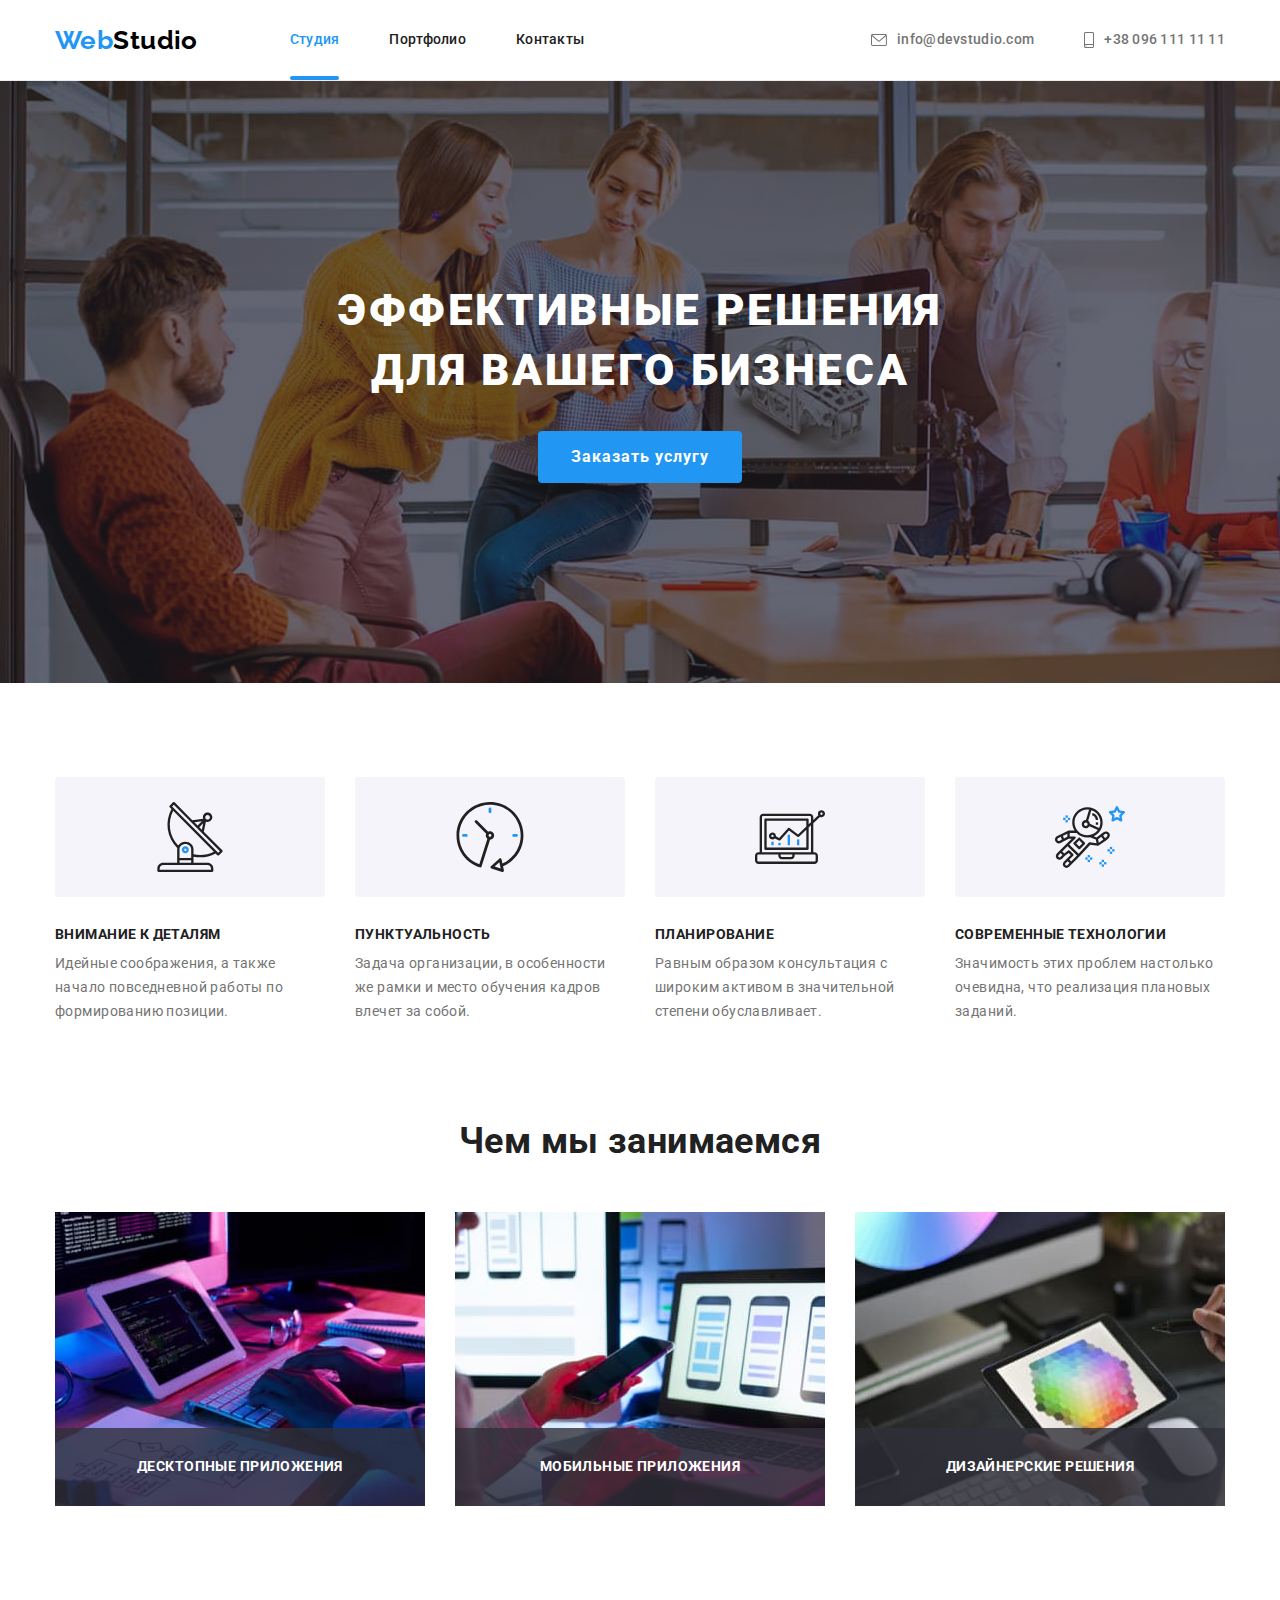
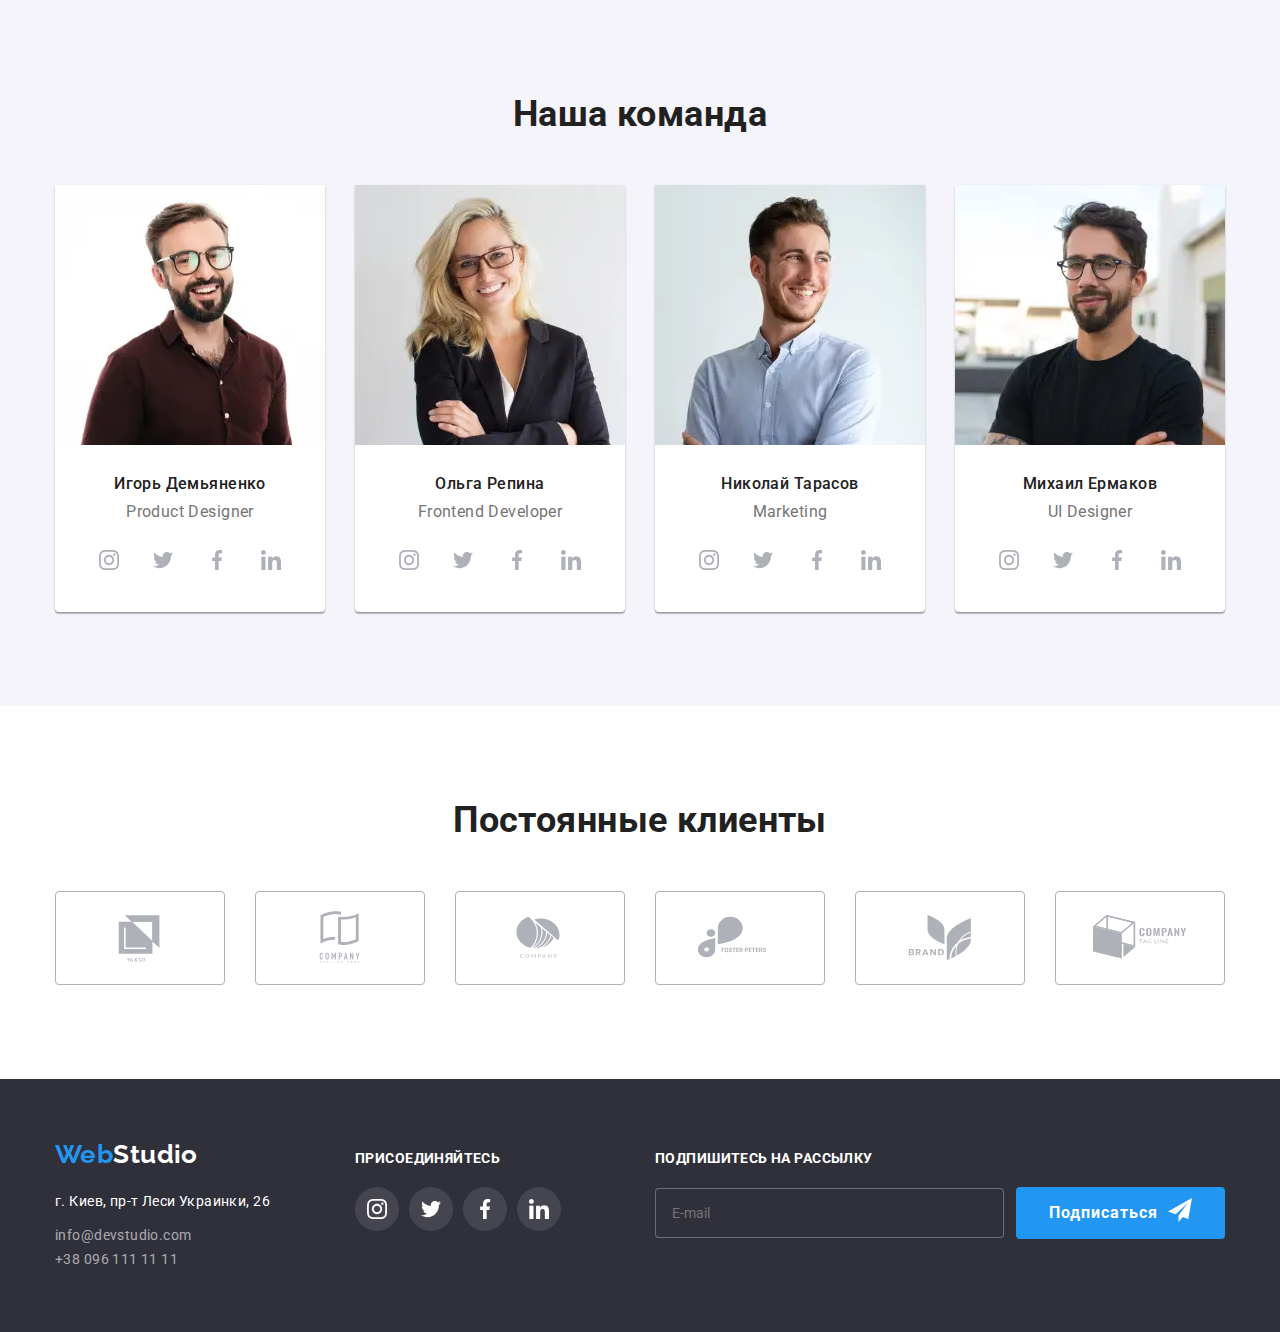
<file: index.html>
<!DOCTYPE html>
<html lang="ru">

<head>
    <meta charset="UTF-8">
    <meta http-equiv="X-UA-Compatible" content="IE=edge">
    <meta name="viewport" content="width=device-width, initial-scale=1.0">
    <title>Webstudio</title>
    <link rel="stylesheet"
        href="https://cdnjs.cloudflare.com/ajax/libs/modern-normalize/1.0.0/modern-normalize.min.css">
    <link rel="preconnect" href="https://fonts.gstatic.com">
    <link
        href="https://fonts.googleapis.com/css2?family=Raleway:wght@700&family=Roboto:wght@400;500;700;900&display=swap"
        rel="stylesheet">
    <link rel="stylesheet" href="./css/main.min.css">
</head>

<body>
    <!-- Шапка -->

    <header class="header">
        <div class="container header__container">
            <nav class="navigation header__navigation">
                <a class="logo header__logo" href="./index.html"><span class="logo__word_color">Web</span>Studio</a>
                <ul class="site-nav header__site-nav list">
                    <li class="site-nav__item"><a class="site-nav__link link site-nav__link_current"
                            href="./index.html">Студия</a></li>
                    <li class="site-nav__item"><a class="site-nav__link link" href="./portfolio.html">Портфолио</a></li>
                    <li class="site-nav__item"><a class="site-nav__link link" href="">Контакты</a></li>
                </ul>
            </nav>
            <button type="button" class="header__mobile-menu-btn" data-menu-button>
                <svg class="header__mobile-menu-icon">
                    <use href="./images/sprite.svg#burger"></use>
                </svg>
            </button>
            <ul class="our-contacts header__our-contacts list">
                <li class="our-contacts__item">
                    <a class="our-contacts__link link" href="mailto:info@devstudio.com">
                        <svg class="our-contacts__icon" width="16" height="12">
                            <use href="./images/sprite.svg#envelope"></use>
                        </svg>
                        info@devstudio.com
                    </a>
                </li>
                <li class="our-contacts__item">
                    <a class="our-contacts__link link" href="tel:+380961111111">
                        <svg class="our-contacts__icon" width="10" height="16">
                            <use href="./images/sprite.svg#smartphone"></use>
                        </svg>
                        +38 096 111 11 11
                    </a>
                </li>
            </ul>
        </div>
        <div class="mobile-menu" data-menu>
            <button class="mobile-menu__close" data-menu-close>
                <svg class="mobile-menu__close-icon">
                    <use href="./images/sprite.svg#close"></use>
                </svg>
            </button>
            <nav class="mobile-menu-navigation">
                <ul class="mobile-menu-site-nav__list list">
                    <li class="mobile-menu-site-nav__item">
                        <a href="" class="mobile-menu-site-nav__link link mobile-menu-site-nav__link_current">Студия</a>
                    </li>
                    <li class="mobile-menu-site-nav__item">
                        <a href="./portfolio.html" class="mobile-menu-site-nav__link link">Портфолио</a>
                    </li>
                    <li class="mobile-menu-site-nav__item">
                        <a href="" class="mobile-menu-site-nav__link link">Контакты</a>
                    </li>
                </ul>
            </nav>
            <div class="mobile-menu-bottom">
                <ul class="mobile-menu-our-contacts list">
                    <li class="mobile-menu-our-contacts__item">
                        <a class="mobile-menu-our-contacts__link mobile-menu-our-contacts__link_text_big link"
                            href="tel:+380961111111">+38 096 111 11 11</a>
                    </li>
                    <li class="mobile-menu-our-contacts__item">
                        <a class="mobile-menu-our-contacts__link link"
                            href="mailto:info@devstudio.com">info@devstudio.com</a>
                    </li>
                </ul>
                <ul class="mobile-menu-social-list list">
                    <li class="mobile-menu-social-list__item">
                        <a class="mobile-menu-social-list__link link" href="">Instagram</a>
                    </li>
                    <li class="mobile-menu-social-list__item">
                        <a class="mobile-menu-social-list__link link" href="">Twitter</a>
                    </li>
                    <li class="mobile-menu-social-list__item">
                        <a class="mobile-menu-social-list__link link" href="">Facebook</a>
                    </li>
                    <li class="mobile-menu-social-list__item">
                        <a class="mobile-menu-social-list__link link" href="">LinkedIn</a>
                    </li>
                </ul>
            </div>
        </div>
    </header>

    <main>

        <!-- Герой -->

        <section class="hero">
            <h1 class="hero-title">Эффективные решения для вашего бизнеса</h1>
            <button type="button" class="button hero__button" data-modal-open>Заказать услугу</button>
        </section>

        <!-- Секция особенности студии -->

        <section class="section features">
            <div class="container section__features">
                <h2 class="section__title visually-hidden">Особенности студии</h2>
                <ul class="section__features-list features-list list">
                    <li class="features-list__item">
                        <div class="features-list__thumb">
                            <svg class="features-list__icon" width="70" height="70">
                                <use href="./images/sprite.svg#antenna"></use>
                            </svg>
                        </div>
                        <h3 class="features-list__title">Внимание к деталям</h3>
                        <p class="features-list__text">Идейные соображения, а также начало повседневной работы по
                            формированию позиции.
                        </p>
                    </li>
                    <li class="features-list__item">
                        <div class="features-list__thumb">
                            <svg class="features-list__icon" width="70" height="70">
                                <use href="./images/sprite.svg#clock"></use>
                            </svg>
                        </div>
                        <h3 class="features-list__title">Пунктуальность</h3>
                        <p class="features-list__text">Задача организации, в особенности же рамки и место обучения
                            кадров влечет за
                            собой.</p>
                    </li>
                    <li class="features-list__item">
                        <div class="features-list__thumb">
                            <svg class="features-list__icon" width="70" height="70">
                                <use href="./images/sprite.svg#diagram"></use>
                            </svg>
                        </div>
                        <h3 class="features-list__title">Планирование</h3>
                        <p class="features-list__text">Равным образом консультация с широким активом в значительной
                            степени
                            обуславливает.</p>
                    </li>
                    <li class="features-list__item">
                        <div class="features-list__thumb">
                            <svg class="features-list__icon" width="70" height="70">
                                <use href="./images/sprite.svg#astronaut"></use>
                            </svg>
                        </div>
                        <h3 class="features-list__title">Современные технологии</h3>
                        <p class="features-list__text">Значимость этих проблем настолько очевидна, что реализация
                            плановых заданий.</p>
                    </li>
                </ul>
            </div>
        </section>

        <!-- Секция чем мы занимаемся  -->

        <section class="section  section__works section__works_pt_zero">
            <div class="container">
                <h2 class="section__title">Чем мы занимаемся</h2>
                <ul class="section__works-list works-list list">
                    <li class="works-list__item">
                        <img src="./images/studio/works/box_1.jpg" width="370" height="294" alt="Создание сайта">
                        <p class="works-list__descripton">Десктопные приложения</p>
                    </li>
                    <li class="works-list__item">
                        <img src="./images/studio/works/box_2.jpg" width="370" height="294"
                            alt="разработка мобильных приложений">
                        <p class="works-list__descripton">Мобильные приложения</p>
                    </li>
                    <li class="works-list__item">
                        <img src="./images/studio/works/box_3.jpg" width="370" height="294" alt="Дизайн приложении">
                        <p class="works-list__descripton">Дизайнерские решения</p>
                    </li>
                </ul>
            </div>
        </section>

        <!-- Секция наша команда -->

        <section class="section team section__team_bg_color">
            <div class="container">
                <h2 class="section__title">Наша команда</h2>
                <ul class="section__team-list team-list list">
                    <li class="team-list__item">
                        <picture>
                            <source
                                srcset="./images/studio/team/igor_dem-desktop.webp 1x, ./images/studio/team/igor_dem-desktop@2x.webp 2x"
                                media="(min-width: 1200px)" type="image/webp">
                            <source
                                srcset="./images/studio/team/igor_dem-desktop.jpg 1x, ./images/studio/team/igor_dem-desktop@2x.jpg 2x"
                                media="(min-width: 1200px)">

                            <source
                                srcset="./images/studio/team/igor_dem-tablet.webp 1x, ./images/studio/team/igor_dem-tablet@2x.webp 2x"
                                media="(min-width: 768px)" type="image/webp">
                            <source
                                srcset="./images/studio/team/igor_dem-tablet.jpg 1x, ./images/studio/team/igor_dem-tablet@2x.jpg 2x"
                                media="(min-width: 768px)">

                            <source
                                srcset="./images/studio/team/igor_dem-mobile.webp 1x, ./images/studio/team/igor_dem-mobile@2x.webp 2x"
                                media="(min-width: 480px)" type="image/webp">
                            <source
                                srcset="./images/studio/team/igor_dem-mobile.jpg 1x, ./images/studio/team/igor_dem-mobile@2x.jpg 2x"
                                media="(min-width: 480px)">

                            <img src="./images/studio/team/igor_dem-mobile.jpg" alt="Игорь Демьяненко">
                        </picture>
                        <div class="team-list__content">
                            <h3 class="team-list__title">Игорь Демьяненко</h3>
                            <p class="team-list__text">Product Designer</p>
                            <ul class="social-list list">
                                <li class="social-list__item">
                                    <a href="" class="social-list__link link">
                                        <svg class="social-list__icon" width="20" height="20">
                                            <use href="./images/sprite.svg#instagram"></use>
                                        </svg>
                                    </a>
                                </li>
                                <li class="social-list__item">
                                    <a href="" class="social-list__link link">
                                        <svg class="social-list__icon" width="20" height="20">
                                            <use href="./images/sprite.svg#twitter"></use>
                                        </svg>
                                    </a>
                                </li>
                                <li class="social-list__item">
                                    <a href="" class="social-list__link link">
                                        <svg class="social-list__icon" width="20" height="20">
                                            <use href="./images/sprite.svg#facebook"></use>
                                        </svg>
                                    </a>
                                </li>
                                <li class="social-list__item">
                                    <a href="" class="social-list__link link">
                                        <svg class="social-list__icon" width="20" height="20">
                                            <use href="./images/sprite.svg#linkedin"></use>
                                        </svg>
                                    </a>
                                </li>
                            </ul>
                        </div>
                    </li>
                    <li class="team-list__item">
                        <picture>
                            <source
                                srcset="./images/studio/team/olga_rep-desktop.webp 1x, ./images/studio/team/olga_rep-desktop@2x.webp 2x"
                                media="(min-width: 1200px)" type="image/webp">
                            <source
                                srcset="./images/studio/team/olga_rep-desktop.jpg 1x, ./images/studio/team/olga_rep-desktop@2x.jpg 2x"
                                media="(min-width: 1200px)">

                            <source
                                srcset="./images/studio/team/olga_rep-tablet.webp 1x, ./images/studio/team/olga_rep-tablet@2x.webp 2x"
                                media="(min-width: 768px)" type="image/webp">
                            <source
                                srcset="./images/studio/team/olga_rep-tablet.jpg 1x, ./images/studio/team/olga_rep-tablet@2x.jpg 2x"
                                media="(min-width: 768px)">

                            <source
                                srcset="./images/studio/team/olga_rep-mobile.webp 1x, ./images/studio/team/olga_rep-mobile@2x.webp 2x"
                                media="(min-width: 480px)" type="image/webp">
                            <source
                                srcset="./images/studio/team/olga_rep-mobile.jpg 1x, ./images/studio/team/olga_rep-mobile@2x.jpg 2x"
                                media="(min-width: 480px)">

                            <img src="./images/studio/team/olga_rep-mobile.jpg" alt="Ольга Репина">
                        </picture>
                        <div class="team-list__content">
                            <h3 class="team-list__title">Ольга Репина</h3>
                            <p class="team-list__text">Frontend Developer</p>
                            <ul class="social-list list">
                                <li class="social-list__item">
                                    <a href="" class="social-list__link link">
                                        <svg class="social-list__icon" width="20" height="20">
                                            <use href="./images/sprite.svg#instagram"></use>
                                        </svg>
                                    </a>
                                </li>
                                <li class="social-list__item">
                                    <a href="" class="social-list__link link">
                                        <svg class="social-list__icon" width="20" height="20">
                                            <use href="./images/sprite.svg#twitter"></use>
                                        </svg>
                                    </a>
                                </li>
                                <li class="social-list__item">
                                    <a href="" class="social-list__link link">
                                        <svg class="social-list__icon" width="20" height="20">
                                            <use href="./images/sprite.svg#facebook"></use>
                                        </svg>
                                    </a>
                                </li>
                                <li class="social-list__item">
                                    <a href="" class="social-list__link link">
                                        <svg class="social-list__icon" width="20" height="20">
                                            <use href="./images/sprite.svg#linkedin"></use>
                                        </svg>
                                    </a>
                                </li>
                            </ul>
                        </div>
                    </li>
                    <li class="team-list__item">
                        <picture>
                            <source
                                srcset="./images/studio/team/nikolay_tar-desktop.webp 1x, ./images/studio/team/nikolay_tar-desktop@2x.webp 2x"
                                media="(min-width: 1200px)" type="image/webp">
                            <source
                                srcset="./images/studio/team/nikolay_tar-desktop.jpg 1x, ./images/studio/team/nikolay_tar-desktop@2x.jpg 2x"
                                media="(min-width: 1200px)">

                            <source
                                srcset="./images/studio/team/nikolay_tar-tablet.webp 1x, ./images/studio/team/nikolay_tar-tablet@2x.webp 2x"
                                media="(min-width: 768px)" type="image/webp">
                            <source
                                srcset="./images/studio/team/nikolay_tar-tablet.jpg 1x, ./images/studio/team/nikolay_tar-tablet@2x.jpg 2x"
                                media="(min-width: 768px)">

                            <source
                                srcset="./images/studio/team/nikolay_tar-mobile.webp 1x, ./images/studio/team/nikolay_tar-mobile@2x.webp 2x"
                                media="(min-width: 480px)" type="image/webp">
                            <source
                                srcset="./images/studio/team/nikolay_tar-mobile.jpg 1x, ./images/studio/team/nikolay_tar-mobile@2x.jpg 2x"
                                media="(min-width: 480px)">

                            <img src="./images/studio/team/nikolay_tar-mobile.jpg" alt="Николай Тарасов">
                        </picture>
                        <div class="team-list__content">
                            <h3 class="team-list__title">Николай Тарасов</h3>
                            <p class="team-list__text">Marketing</p>
                            <ul class="social-list list">
                                <li class="social-list__item">
                                    <a href="" class="social-list__link link">
                                        <svg class="social-list__icon" width="20" height="20">
                                            <use href="./images/sprite.svg#instagram"></use>
                                        </svg>
                                    </a>
                                </li>
                                <li class="social-list__item">
                                    <a href="" class="social-list__link link">
                                        <svg class="social-list__icon" width="20" height="20">
                                            <use href="./images/sprite.svg#twitter"></use>
                                        </svg>
                                    </a>
                                </li>
                                <li class="social-list__item">
                                    <a href="" class="social-list__link link">
                                        <svg class="social-list__icon" width="20" height="20">
                                            <use href="./images/sprite.svg#facebook"></use>
                                        </svg>
                                    </a>
                                </li>
                                <li class="social-list__item">
                                    <a href="" class="social-list__link link">
                                        <svg class="social-list__icon" width="20" height="20">
                                            <use href="./images/sprite.svg#linkedin"></use>
                                        </svg>
                                    </a>
                                </li>
                            </ul>
                        </div>
                    </li>
                    <li class="team-list__item">

                        <picture>
                            <source
                                srcset="./images/studio/team/mihail_efr-desktop.webp 1x, ./images/studio/team/mihail_efr-desktop@2x.webp 2x"
                                media="(min-width: 1200px)" type="image/webp">
                            <source
                                srcset="./images/studio/team/mihail_efr-desktop.jpg 1x, ./images/studio/team/mihail_efr-desktop@2x.jpg 2x"
                                media="(min-width: 1200px)">

                            <source
                                srcset="./images/studio/team/mihail_efr-tablet.webp 1x, ./images/studio/team/mihail_efr-tablet@2x.webp 2x"
                                media="(min-width: 768px)" type="image/webp">
                            <source
                                srcset="./images/studio/team/mihail_efr-tablet.jpg 1x, ./images/studio/team/mihail_efr-tablet@2x.jpg 2x"
                                media="(min-width: 768px)">

                            <source
                                srcset="./images/studio/team/mihail_efr-mobile.webp 1x, ./images/studio/team/mihail_efr-mobile@2x.webp 2x"
                                media="(min-width: 480px)" type="image/webp">
                            <source
                                srcset="./images/studio/team/mihail_efr-mobile.jpg 1x, ./images/studio/team/mihail_efr-mobile@2x.jpg 2x"
                                media="(min-width: 480px)">

                            <img src="./images/studio/team/mihail_efr-mobile.jpg" alt="Михаил Ермаков">
                        </picture>
                        <div class="team-list__content">
                            <h3 class="team-list__title">Михаил Ермаков</h3>
                            <p class="team-list__text">UI Designer</p>
                            <ul class="social-list list">
                                <li class="social-list__item">
                                    <a href="" class="social-list__link link">
                                        <svg class="social-list__icon" width="20" height="20">
                                            <use href="./images/sprite.svg#instagram"></use>
                                        </svg>
                                    </a>
                                </li>
                                <li class="social-list__item">
                                    <a href="" class="social-list__link link">
                                        <svg class="social-list__icon" width="20" height="20">
                                            <use href="./images/sprite.svg#twitter"></use>
                                        </svg>
                                    </a>
                                </li>
                                <li class="social-list__item">
                                    <a href="" class="social-list__link link">
                                        <svg class="social-list__icon" width="20" height="20">
                                            <use href="./images/sprite.svg#facebook"></use>
                                        </svg>
                                    </a>
                                </li>
                                <li class="social-list__item">
                                    <a href="" class="social-list__link link">
                                        <svg class="social-list__icon" width="20" height="20">
                                            <use href="./images/sprite.svg#linkedin"></use>
                                        </svg>
                                    </a>
                                </li>
                            </ul>
                        </div>
                    </li>
                </ul>
            </div>
        </section>

        <!-- Section regular customers  -->

        <section class="section customers">
            <div class="container">
                <h2 class="section__title">Постоянные клиенты</h2>
                <ul class="customers-list list">
                    <li class="customers-list__item">
                        <a href="" class="customers-list__link link">
                            <svg class="customers-list__icon" width="106" height="60">
                                <use href="./images/sprite.svg#customer_1"></use>
                            </svg>
                        </a>
                    </li>
                    <li class="customers-list__item">
                        <a href="" class="customers-list__link link">
                            <svg class="customers-list__icon" width="106" height="60">
                                <use href="./images/sprite.svg#customer_2"></use>
                            </svg>
                        </a>
                    </li>
                    <li class="customers-list__item">
                        <a href="" class="customers-list__link link">
                            <svg class="customers-list__icon" width="106" height="60">
                                <use href="./images/sprite.svg#customer_3"></use>
                            </svg>
                        </a>
                    </li>
                    <li class="customers-list__item">
                        <a href="" class="customers-list__link link">
                            <svg class="customers-list__icon" width="106" height="60">
                                <use href="./images/sprite.svg#customer_4"></use>
                            </svg>
                        </a>
                    </li>
                    <li class="customers-list__item">
                        <a href="" class="customers-list__link link">
                            <svg class="customers-list__icon" width="106" height="60">
                                <use href="./images/sprite.svg#customer_5"></use>
                            </svg>
                        </a>
                    </li>
                    <li class="customers-list__item">
                        <a href="" class="customers-list__link link">
                            <svg class="customers-list__icon" width="106" height="60">
                                <use href="./images/sprite.svg#customer_6"></use>
                            </svg>
                        </a>
                    </li>
                </ul>
            </div>
        </section>

    </main>

    <!-- Футер -->
    <footer class="footer">
        <div class="container footer__container">
            <div class="footer__left-side">
                <div class="footer-address-side">
                    <a href="./index.html" class="logo logo_inverse"><span class="logo__word_color">Web</span>Studio</a>
                    <address class="footer__address">
                        <p>г. Киев, пр-т Леси Украинки, 26</p>
                        <ul class="footer-contacts-list list">
                            <li class="footer-contacts-list__item"><a href="mailto:info@devstudio.com"
                                    class="footer-contacts-list__link link">info@devstudio.com</a>
                            </li>
                            <li class="footer-contacts-list__item"><a href="tel:+380961111111"
                                    class="footer-contacts-list__link link">+38 096 111 11 11</a></li>
                        </ul>
                    </address>
                </div>
                <div class="footer-social-list-side">
                    <p class="footer__title">присоединяйтесь</p>
                    <ul class="social-list footer-social-list list">
                        <li class="footer-social-list__item">
                            <a href="" class="footer-social-list__link link">
                                <svg class="footer-social-list__icon" width="20" height="20">
                                    <use href="./images/sprite.svg#instagram"></use>
                                </svg>
                            </a>
                        </li>
                        <li class="footer-social-list__item">
                            <a href="" class="footer-social-list__link link">
                                <svg class="footer-social-list__icon" width="20" height="20">
                                    <use href="./images/sprite.svg#twitter"></use>
                                </svg>
                            </a>
                        </li>
                        <li class="footer-social-list__item">
                            <a href="" class="footer-social-list__link link">
                                <svg class="footer-social-list__icon" width="20" height="20">
                                    <use href="./images/sprite.svg#facebook"></use>
                                </svg>
                            </a>
                        </li>
                        <li class="footer-social-list__item">
                            <a href="" class="footer-social-list__link link">
                                <svg class="footer-social-list__icon" width="20" height="20">
                                    <use href="./images/sprite.svg#linkedin"></use>
                                </svg>
                            </a>
                        </li>
                    </ul>
                </div>
            </div>
            <div class="footer__right-side">
                <p class="footer__title">Подпишитесь на рассылку</p>
                <form class="footer-form">
                    <label class="footer-form__label">
                        <input class="footer-form__input" type="email" name="email" placeholder="E-mail">
                    </label>
                    <button class="button modal-form__button" type="submit">Подписаться<svg class="footer-form__icon"
                            width="24" height="24">
                            <use href="./images/sprite.svg#send"></use>
                        </svg>
                    </button>
                </form>
            </div>
        </div>
    </footer>

    <div class="backdrop is-hidden" data-modal>
        <div class="modal">
            <button class="close-btn" type="button" data-modal-close>
                <svg class="close-btn__icon" width="18" height="18">
                    <use href="./images/sprite.svg#close"></use>
                </svg>
            </button>
            <form class="modal-form">
                <p class="modal-form__head">Оставьте свои данные, мы вам перезвоним</p>
                <label class="modal-form__field">
                    Имя
                    <span class="modal-form__wrapper">
                        <input type="text" class="modal-form__input" name="user-name">
                        <svg class="modal-form__icon" width="18" height="18">
                            <use href="./images/sprite.svg#person"></use>
                        </svg>
                    </span>
                </label>
                <label class="modal-form__field">
                    Телефон
                    <span class="modal-form__wrapper">
                        <input type="tel" class="modal-form__input" name="user-phone">
                        <svg class="modal-form__icon" width="18" height="18">
                            <use href="./images/sprite.svg#phone"></use>
                        </svg>
                    </span>
                </label>
                <label class="modal-form__field">
                    Почта
                    <span class="modal-form__wrapper">
                        <input type="email" class="modal-form__input" name="user-email">
                        <svg class="modal-form__icon" width="18" height="18">
                            <use href="./images/sprite.svg#email"></use>
                        </svg>
                    </span>
                </label>
                <label class="modal-form__field modal-form__field_pb">
                    Комментарий
                    <textarea name="user-message" class="modal-form__message" placeholder="Введите текст"></textarea>
                </label>
                <input type="checkbox" name="user-policy" id="user-policy" class="modal-form__term visually-hidden">
                <label for="user-policy" class="modal-form__desc">
                    
                        <span class="modal-form__check-box check-box">
                            <svg class="check-box__icon" width="16" height="15"></svg>
                        </span>Соглашаюсь с рассылкой и принимаю &nbsp; <a class="modal-form__link" href="">Условия договора</a>
                    
                </label>
                <button class="button modal-form__button " type="submit">Отправить</button>
            </form>
        </div>
    </div>

    <script src="./js/modal.js"></script>
    <script src="./js/menu.js"></script>

</body>

</html>
</file>
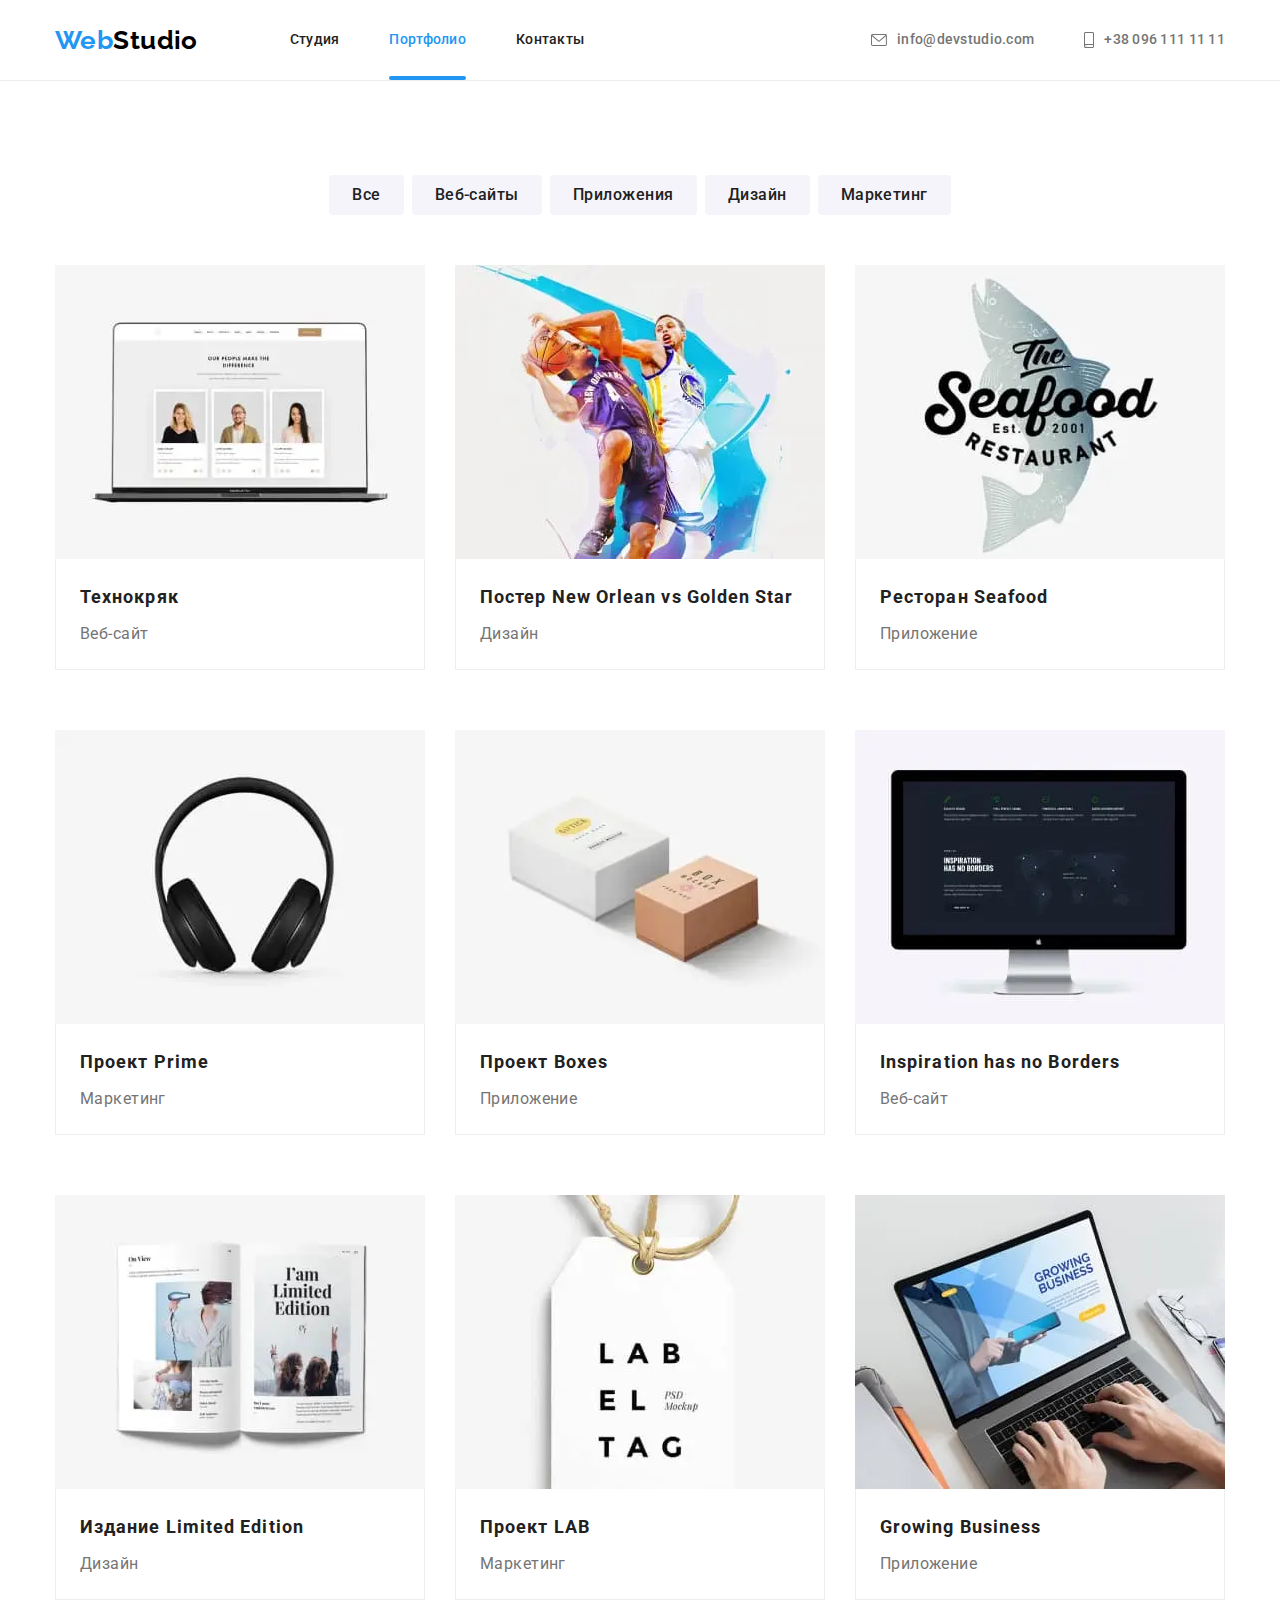
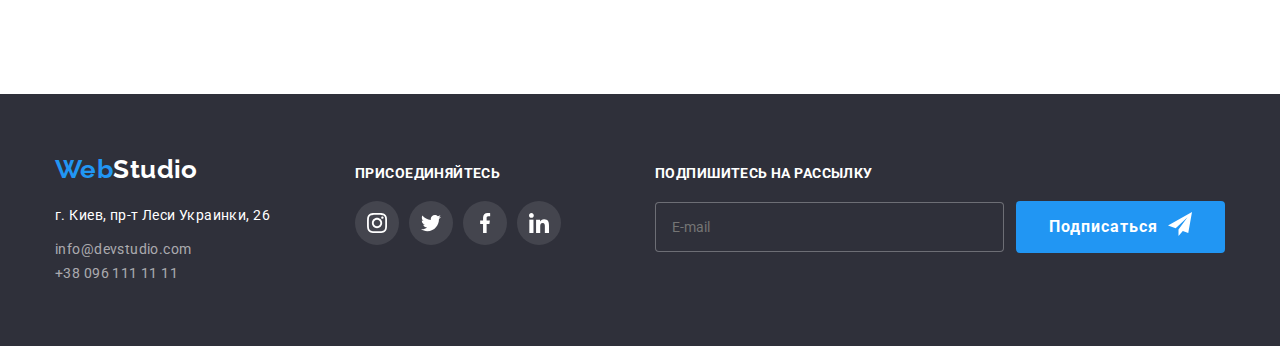
<file: portfolio.html>
<!DOCTYPE html>
<html lang="ru">
<head>
    <meta charset="UTF-8">
    <meta http-equiv="X-UA-Compatible" content="IE=edge">
    <meta name="viewport" content="width=device-width, initial-scale=1.0">
    <title>Portfolio</title>
    <link rel="stylesheet" href="https://cdnjs.cloudflare.com/ajax/libs/modern-normalize/1.0.0/modern-normalize.min.css">
    <link rel="preconnect" href="https://fonts.gstatic.com">
    <link href="https://fonts.googleapis.com/css2?family=Raleway:wght@700&family=Roboto:wght@400;500;700;900&display=swap"
        rel="stylesheet">
    <link rel="stylesheet" href="./css/main.min.css">
</head>

<body>
    <!-- Шапка -->
    <header class="header">
        <div class="container header__container">
            <nav class="navigation header__navigation">
                <a class="logo header__logo" href="./index.html"><span class="logo__word_color">Web</span>Studio</a>
                <ul class="site-nav header__site-nav list">
                    <li class="site-nav__item"><a class="site-nav__link link "
                            href="./index.html">Студия</a></li>
                    <li class="site-nav__item"><a class="site-nav__link link site-nav__link_current" href="./portfolio.html">Портфолио</a></li>
                    <li class="site-nav__item"><a class="site-nav__link link" href="">Контакты</a></li>
                </ul>
            </nav>
            <button type="button" class="header__mobile-menu-btn" data-menu-button>
                <svg class="header__mobile-menu-icon">
                    <use href="./images/sprite.svg#burger"></use>
                </svg>
            </button>
            <ul class="our-contacts header__our-contacts list">
                <li class="our-contacts__item">
                    <a class="our-contacts__link link" href="mailto:info@devstudio.com">
                        <svg class="our-contacts__icon" width="16" height="12">
                            <use href="./images/sprite.svg#envelope"></use>
                        </svg>
                        info@devstudio.com
                    </a>
                </li>
                <li class="our-contacts__item">
                    <a class="our-contacts__link link" href="tel:+380961111111">
                        <svg class="our-contacts__icon" width="10" height="16">
                            <use href="./images/sprite.svg#smartphone"></use>
                        </svg>
                        +38 096 111 11 11
                    </a>
                </li>
            </ul>
        </div>
        <div class="mobile-menu" data-menu>
            <button class="mobile-menu__close" data-menu-close>
                <svg class="mobile-menu__close-icon">
                    <use href="./images/sprite.svg#close"></use>
                </svg>
            </button>
            <nav class="mobile-menu-navigation">
                <ul class="mobile-menu-site-nav__list list">
                    <li class="mobile-menu-site-nav__item">
                        <a href="./index.html" class="mobile-menu-site-nav__link link">Студия</a>
                    </li>
                    <li class="mobile-menu-site-nav__item">
                        <a href="./portfolio.html" class="mobile-menu-site-nav__link link mobile-menu-site-nav__link_current">Портфолио</a>
                    </li>
                    <li class="mobile-menu-site-nav__item">
                        <a href="" class="mobile-menu-site-nav__link link">Контакты</a>
                    </li>
                </ul>
            </nav>
            <div class="mobile-menu-bottom">
                <ul class="mobile-menu-our-contacts list">
                    <li class="mobile-menu-our-contacts__item">
                        <a class="mobile-menu-our-contacts__link mobile-menu-our-contacts__link_text_big link"
                            href="tel:+380961111111">+38 096 111 11 11</a>
                    </li>
                    <li class="mobile-menu-our-contacts__item">
                        <a class="mobile-menu-our-contacts__link link"
                            href="mailto:info@devstudio.com">info@devstudio.com</a>
                    </li>
                </ul>
                <ul class="mobile-menu-social-list list">
                    <li class="mobile-menu-social-list__item">
                        <a class="mobile-menu-social-list__link link" href="">Instagram</a>
                    </li>
                    <li class="mobile-menu-social-list__item">
                        <a class="mobile-menu-social-list__link link" href="">Twitter</a>
                    </li>
                    <li class="mobile-menu-social-list__item">
                        <a class="mobile-menu-social-list__link link" href="">Facebook</a>
                    </li>
                    <li class="mobile-menu-social-list__item">
                        <a class="mobile-menu-social-list__link link" href="">LinkedIn</a>
                    </li>
                </ul>
            </div>
        </div>
    </header>

    <main>
        <!--Portfolio-->
        <section class="section portfolio">
            <div class="container">
                
                <!-- Filters -->
                
                <ul class="filters list">
                    <li class="filters__item"><button type="button" class="button">Все</button></li>
                    <li class="filters__item"><button type="button" class="button">Веб-сайты</button></li>
                    <li class="filters__item"><button type="button" class="button">Приложения</button></li>
                    <li class="filters__item"><button type="button" class="button">Дизайн</button></li>
                    <li class="filters__item"><button type="button" class="button">Маркетинг</button></li>
                </ul>

                <!-- Cards -->

                <h1 class="portfolio__title visually-hidden">Портфолио</h1>
                <ul class="card-set list">
                    <li class="card-set__item item">
                        <a class="project link" href="">
                            <div class="project__box">
                               
                                <picture>
                                    <source srcset="./images/portfolio/project1.webp 1x, ./images/portfolio/project1@2x.webp 2x"
                                        media="(min-width: 1200px)" type="image/webp">
                                    <source srcset="./images/portfolio/project1.jpg 1x, ./images/portfolio/project1@2x.jpg 2x"
                                        media="(min-width: 1200px)">
                                
                                    <source srcset="./images/portfolio/project-tablet1.webp 1x, ./images/portfolio/project-tablet1@2x.webp 2x"
                                        media="(min-width: 768px)" type="image/webp">
                                    <source srcset="./images/portfolio/project-tablet1.jpg 1x, ./images/portfolio/project-tablet1@2x.jpg 2x"
                                        media="(min-width: 768px)">
                                
                                    <source srcset="./images/portfolio/project-mobile1.webp 1x, ./images/portfolio/project-mobile1@2x.webp 2x"
                                        media="(min-width: 480px)" type="image/webp">
                                    <source srcset="./images/portfolio/project-mobile1.jpg 1x, ./images/portfolio/project-mobile1@2x.jpg 2x"
                                        media="(min-width: 480px)">
                                
                                    <img class="project__image" src="./images/portfolio/project-mobile1.jpg" alt="Технокряк">
                                </picture>
                                <p class="project__subtitle">Технокряк это современная площадка распространения коронавируса. Компании используют эту платформу для цифрового шпионажа и атак на защищённые сервера конкурентов.</p>      
                            </div>                                            
                            <div class="project__content">
                                <h2 class="project__title">Технокряк</h2>
                                <p class="project__text">Веб-сайт</p>
                            </div>   
                        </a>                                             
                    </li>
                    <li class="card-set__item">
                        <a class="project link" href="">
                            
                            <picture>
                                <source srcset="./images/portfolio/project2.webp 1x, ./images/portfolio/project2@2x.webp 2x"
                                    media="(min-width: 1200px)" type="image/webp">
                                <source srcset="./images/portfolio/project2.jpg 1x, ./images/portfolio/project2@2x.jpg 2x"
                                    media="(min-width: 1200px)">
                            
                                <source srcset="./images/portfolio/project-tablet2.webp 1x, ./images/portfolio/project-tablet2@2x.webp 2x"
                                    media="(min-width: 768px)" type="image/webp">
                                <source srcset="./images/portfolio/project-tablet2.jpg 1x, ./images/portfolio/project-tablet2@2x.jpg 2x"
                                    media="(min-width: 768px)">
                            
                                <source srcset="./images/portfolio/project-mobile2.webp 1x, ./images/portfolio/project-mobile2@2x.webp 2x"
                                    media="(min-width: 480px)" type="image/webp">
                                <source srcset="./images/portfolio/project-mobile2.jpg 1x, ./images/portfolio/project-mobile2@2x.jpg 2x"
                                    media="(min-width: 480px)">
                            
                                <img class="project__image" src="./images/portfolio/project-mobile2.jpg" alt="Постер">
                            </picture>
                            <div class="project__content">
                                <h2 class="project__title">Постер New Orlean vs Golden Star</h2>
                                <p class="project__text">Дизайн</p>
                            </div> 
                        </a>                                               
                    </li>
                    <li class="card-set__item">
                        <a class="project link" href="">
                            <picture>
                                <source srcset="./images/portfolio/project3.webp 1x, ./images/portfolio/project3@2x.webp 2x"
                                    media="(min-width: 1200px)" type="image/webp">
                                <source srcset="./images/portfolio/project3.jpg 1x, ./images/portfolio/project3@2x.jpg 2x"
                                    media="(min-width: 1200px)">
                            
                                <source srcset="./images/portfolio/project-tablet3.webp 1x, ./images/portfolio/project-tablet3@2x.webp 2x"
                                    media="(min-width: 768px)" type="image/webp">
                                <source srcset="./images/portfolio/project-tablet3.jpg 1x, ./images/portfolio/project-tablet3@2x.jpg 2x"
                                    media="(min-width: 768px)">
                            
                                <source srcset="./images/portfolio/project-mobile3.webp 1x, ./images/portfolio/project-mobile3@2x.webp 2x"
                                    media="(min-width: 480px)" type="image/webp">
                                <source srcset="./images/portfolio/project-mobile3.jpg 1x, ./images/portfolio/project-mobile3@2x.jpg 2x"
                                    media="(min-width: 480px)">
                            
                                <img class="project__image" src="./images/portfolio/project-mobile3.jpg" alt="Логотип ресторана">
                            </picture>
                            <div class="project__content">
                                <h2 class="project__title">Ресторан Seafood</h2>
                                <p class="project__text">Приложение</p>
                            </div> 
                        </a>                       
                    </li>
                    <li class="card-set__item">
                        <a class="project link" href="">
                            <picture>
                                <source srcset="./images/portfolio/project4.webp 1x, ./images/portfolio/project4@2x.webp 2x"
                                    media="(min-width: 1200px)" type="image/webp">
                                <source srcset="./images/portfolio/project4.jpg 1x, ./images/portfolio/project4@2x.jpg 2x"
                                    media="(min-width: 1200px)">
                            
                                <source srcset="./images/portfolio/project-tablet4.webp 1x, ./images/portfolio/project-tablet4@2x.webp 2x"
                                    media="(min-width: 768px)" type="image/webp">
                                <source srcset="./images/portfolio/project-tablet4.jpg 1x, ./images/portfolio/project-tablet4@2x.jpg 2x"
                                    media="(min-width: 768px)">
                            
                                <source srcset="./images/portfolio/project-mobile4.webp 1x, ./images/portfolio/project-mobile4@2x.webp 2x"
                                    media="(min-width: 480px)" type="image/webp">
                                <source srcset="./images/portfolio/project-mobile4.jpg 1x, ./images/portfolio/project-mobile4@2x.jpg 2x"
                                    media="(min-width: 480px)">
                            
                                <img class="project__image" src="./images/portfolio/project-mobile4.jpg" alt="Наушники">
                            </picture>
                            <div class="project__content">
                                <h2 class="project__title">Проект Prime</h2>
                                <p class="project__text">Маркетинг</p>
                            </div>  
                        </a>                                               
                    </li>
                    <li class="card-set__item">
                        <a class="project link" href="">
                            <picture>
                                <source srcset="./images/portfolio/project5.webp 1x, ./images/portfolio/project5@2x.webp 2x"
                                    media="(min-width: 1200px)" type="image/webp">
                                <source srcset="./images/portfolio/project5.jpg 1x, ./images/portfolio/project5@2x.jpg 2x"
                                    media="(min-width: 1200px)">
                            
                                <source srcset="./images/portfolio/project-tablet5.webp 1x, ./images/portfolio/project-tablet5@2x.webp 2x"
                                    media="(min-width: 768px)" type="image/webp">
                                <source srcset="./images/portfolio/project-tablet5.jpg 1x, ./images/portfolio/project-tablet5@2x.jpg 2x"
                                    media="(min-width: 768px)">
                            
                                <source srcset="./images/portfolio/project-mobile5.webp 1x, ./images/portfolio/project-mobile5@2x.webp 2x"
                                    media="(min-width: 480px)" type="image/webp">
                                <source srcset="./images/portfolio/project-mobile5.jpg 1x, ./images/portfolio/project-mobile5@2x.jpg 2x"
                                    media="(min-width: 480px)">
                            
                                <img class="project__image" src="./images/portfolio/project-mobile5.jpg" alt="Коробки">
                            </picture>
                            <div class="project__content">
                                <h2 class="project__title">Проект Boxes</h2>
                                <p class="project__text">Приложение</p>
                            </div>  
                        </a>                                             
                    </li>
                    <li class="card-set__item">
                        <a class="project link" href="">
                            <picture>
                                <source srcset="./images/portfolio/project6.webp 1x, ./images/portfolio/project6@2x.webp 2x"
                                    media="(min-width: 1200px)" type="image/webp">
                                <source srcset="./images/portfolio/project6.jpg 1x, ./images/portfolio/project6@2x.jpg 2x"
                                    media="(min-width: 1200px)">
                            
                                <source srcset="./images/portfolio/project-tablet6.webp 1x, ./images/portfolio/project-tablet6@2x.webp 2x"
                                    media="(min-width: 768px)" type="image/webp">
                                <source srcset="./images/portfolio/project-tablet6.jpg 1x, ./images/portfolio/project-tablet6@2x.jpg 2x"
                                    media="(min-width: 768px)">
                            
                                <source srcset="./images/portfolio/project-mobile6.webp 1x, ./images/portfolio/project-mobile6@2x.webp 2x"
                                    media="(min-width: 480px)" type="image/webp">
                                <source srcset="./images/portfolio/project-mobile6.jpg 1x, ./images/portfolio/project-mobile6@2x.jpg 2x"
                                    media="(min-width: 480px)">
                            
                                <img class="project__image" src="./images/portfolio/project-mobile6.jpg" alt="Монитор">
                            </picture>
                            <div class="project__content">
                                <h2 class="project__title">Inspiration has no Borders</h2>
                                <p class="project__text">Веб-сайт</p>
                            </div> 
                        </a>                                              
                    </li>
                    <li class="card-set__item">
                        <a class="project link" href="">
                            <picture>
                                <source srcset="./images/portfolio/project7.webp 1x, ./images/portfolio/project7@2x.webp 2x"
                                    media="(min-width: 1200px)" type="image/webp">
                                <source srcset="./images/portfolio/project7.jpg 1x, ./images/portfolio/project7@2x.jpg 2x"
                                    media="(min-width: 1200px)">
                            
                                <source srcset="./images/portfolio/project-tablet7.webp 1x, ./images/portfolio/project-tablet7@2x.webp 2x"
                                    media="(min-width: 768px)" type="image/webp">
                                <source srcset="./images/portfolio/project-tablet7.jpg 1x, ./images/portfolio/project-tablet7@2x.jpg 2x"
                                    media="(min-width: 768px)">
                            
                                <source srcset="./images/portfolio/project-mobile7.webp 1x, ./images/portfolio/project-mobile7@2x.webp 2x"
                                    media="(min-width: 480px)" type="image/webp">
                                <source srcset="./images/portfolio/project-mobile7.jpg 1x, ./images/portfolio/project-mobile7@2x.jpg 2x"
                                    media="(min-width: 480px)">
                            
                                <img class="project__image" src="./images/portfolio/project-mobile7.jpg" alt="Журнал">
                            </picture>
                            <div class="project__content">
                                <h2 class="project__title">Издание Limited Edition</h2>
                                <p class="project__text">Дизайн</p>
                            </div>
                        </a>                        
                    </li>
                    <li class="card-set__item">
                        <a class="project link" href="">
                            <picture>
                                <source srcset="./images/portfolio/project8.webp 1x, ./images/portfolio/project8@2x.webp 2x"
                                    media="(min-width: 1200px)" type="image/webp">
                                <source srcset="./images/portfolio/project8.jpg 1x, ./images/portfolio/project8@2x.jpg 2x"
                                    media="(min-width: 1200px)">
                            
                                <source srcset="./images/portfolio/project-tablet8.webp 1x, ./images/portfolio/project-tablet8@2x.webp 2x"
                                    media="(min-width: 768px)" type="image/webp">
                                <source srcset="./images/portfolio/project-tablet8.jpg 1x, ./images/portfolio/project-tablet8@2x.jpg 2x"
                                    media="(min-width: 768px)">
                            
                                <source srcset="./images/portfolio/project-mobile8.webp 1x, ./images/portfolio/project-mobile8@2x.webp 2x"
                                    media="(min-width: 480px)" type="image/webp">
                                <source srcset="./images/portfolio/project-mobile8.jpg 1x, ./images/portfolio/project-mobile8@2x.jpg 2x"
                                    media="(min-width: 480px)">
                            
                                <img class="project__image" src="./images/portfolio/project-mobile8.jpg" alt="Label">
                            </picture>
                            <div class="project__content">
                                <h2 class="project__title">Проект LAB</h2>
                                <p class="project__text">Маркетинг</p>
                            </div> 
                        </a>                                              
                    </li>
                    <li class="card-set__item">
                        <a class="project link" href="">
                            <picture>
                                <source srcset="./images/portfolio/project9.webp 1x, ./images/portfolio/project9@2x.webp 2x"
                                    media="(min-width: 1200px)" type="image/webp">
                                <source srcset="./images/portfolio/project9.jpg 1x, ./images/portfolio/project9@2x.jpg 2x"
                                    media="(min-width: 1200px)">
                            
                                <source srcset="./images/portfolio/project-tablet9.webp 1x, ./images/portfolio/project-tablet9@2x.webp 2x"
                                    media="(min-width: 768px)" type="image/webp">
                                <source srcset="./images/portfolio/project-tablet9.jpg 1x, ./images/portfolio/project-tablet9@2x.jpg 2x"
                                    media="(min-width: 768px)">
                            
                                <source srcset="./images/portfolio/project-mobile9.webp 1x, ./images/portfolio/project-mobile9@2x.webp 2x"
                                    media="(min-width: 480px)" type="image/webp">
                                <source srcset="./images/portfolio/project-mobile9.jpg 1x, ./images/portfolio/project-mobile9@2x.jpg 2x"
                                    media="(min-width: 480px)">
                            
                                <img class="project__image" src="./images/portfolio/project-mobile9.jpg" alt="Развитие бизнеса">
                            </picture>
                            <div class="project__content">
                                <h2 class="project__title">Growing Business</h2>
                                <p class="project__text">Приложение</p>
                            </div>
                        </a>                  
                    </li>
                </ul>
            </div>
        </section>    
    </main>

    <!-- Футер -->
    <footer class="footer">
        <div class="container footer__container">
            <div class="footer__left-side">
                <div class="footer-address-side">
                    <a href="./index.html" class="logo logo_inverse"><span class="logo__word_color">Web</span>Studio</a>
                    <address class="footer__address">
                        <p>г. Киев, пр-т Леси Украинки, 26</p>
                        <ul class="footer-contacts-list list">
                            <li class="footer-contacts-list__item"><a href="mailto:info@devstudio.com"
                                    class="footer-contacts-list__link link">info@devstudio.com</a>
                            </li>
                            <li class="footer-contacts-list__item"><a href="tel:+380961111111"
                                    class="footer-contacts-list__link link">+38 096 111 11 11</a></li>
                        </ul>
                    </address>
                </div>
                <div class="footer-social-list-side">
                    <p class="footer__title">присоединяйтесь</p>
                    <ul class="social-list footer-social-list list">
                        <li class="footer-social-list__item">
                            <a href="" class="footer-social-list__link link">
                                <svg class="footer-social-list__icon" width="20" height="20">
                                    <use href="./images/sprite.svg#instagram"></use>
                                </svg>
                            </a>
                        </li>
                        <li class="footer-social-list__item">
                            <a href="" class="footer-social-list__link link">
                                <svg class="footer-social-list__icon" width="20" height="20">
                                    <use href="./images/sprite.svg#twitter"></use>
                                </svg>
                            </a>
                        </li>
                        <li class="footer-social-list__item">
                            <a href="" class="footer-social-list__link link">
                                <svg class="footer-social-list__icon" width="20" height="20">
                                    <use href="./images/sprite.svg#facebook"></use>
                                </svg>
                            </a>
                        </li>
                        <li class="footer-social-list__item">
                            <a href="" class="footer-social-list__link link">
                                <svg class="footer-social-list__icon" width="20" height="20">
                                    <use href="./images/sprite.svg#linkedin"></use>
                                </svg>
                            </a>
                        </li>
                    </ul>
                </div>
            </div>
            <div class="footer__right-side">
                <p class="footer__title">Подпишитесь на рассылку</p>
                <form class="footer-form">
                    <label class="footer-form__label">
                        <input class="footer-form__input" type="email" name="email" placeholder="E-mail">
                    </label>
                    <button class="button modal-form__button" type="submit">Подписаться<svg class="footer-form__icon"
                            width="24" height="24">
                            <use href="./images/sprite.svg#send"></use>
                        </svg>
                    </button>
                </form>
            </div>
        </div>
    </footer>

    <script src="./js/menu.js"></script>

</body>

</html>
</file>
<file: css/main.min.css>
:root{--primary-text-color: #757575;--title-text-color: #212121;--accent-color: #2196f3;--footer-text-color: rgba(255, 255, 255, 0.6);--primary-white-color: #ffffff;--primary-bg-color: #2f303a;--button-bg-color: #f5f4fa}.visually-hidden{position:absolute !important;clip:rect(1px 1px 1px 1px);clip:rect(1px, 1px, 1px, 1px);padding:0 !important;border:0 !important;height:1px !important;width:1px !important;overflow:hidden}html{box-sizing:border-box}*,*::before,*::after{box-sizing:inherit}body{background-color:var(--primary-white-color);color:var(--primary-text-color);font-family:Roboto, sans-serif;font-size:14px;line-height:1.71;letter-spacing:0.03em}h1,h2,h3,h4,h5,h6,p{margin:0;padding:0}img{display:block;max-width:100%;height:auto}.list{margin:0;padding:0;list-style:none}.link{text-decoration:none}.container{padding-left:15px;padding-right:15px}@media screen and (min-width: 480px){.container{width:480px;margin:0 auto}}@media screen and (min-width: 768px){.container{width:768px}}@media screen and (min-width: 1200px){.container{width:1200px}}.section{padding-top:60px;padding-bottom:60px}@media screen and (min-width: 1200px){.section{padding-top:94px;padding-bottom:94px}}.backdrop{position:fixed;top:0;left:0;width:100vw;height:100vh;background-color:rgba(0,0,0,0.2);transition:all 250ms cubic-bezier(0.4, 0, 0.2, 1)}.is-hidden{opacity:0;visibility:hidden;pointer-events:none}.button{display:inline-block;border:1px solid transparent;border-radius:4px;padding:6px 22px;font-family:inherit;cursor:pointer;color:var(--title-text-color);background-color:var(--button-bg-color);font-weight:500;font-size:16px;line-height:1.62;letter-spacing:0.03em;transition:color 250ms cubic-bezier(0.4, 0, 0.2, 1),background-color 250ms cubic-bezier(0.4, 0, 0.2, 1),box-shadow 250ms cubic-bezier(0.4, 0, 0.2, 1)}.button:hover,.button:focus{color:var(--primary-white-color);background-color:var(--accent-color);box-shadow:0px 3px 1px rgba(0,0,0,0.1),0px 1px 2px rgba(0,0,0,0.08),0px 2px 2px rgba(0,0,0,0.12)}.hero__button,.modal-form__button{padding:10px 32px;color:var(--primary-white-color);background-color:var(--accent-color);font-weight:700;font-size:16px;line-height:1.87;letter-spacing:0.06em;align-self:center}.modal-form__button{display:flex;margin-left:12px}.close-btn{position:absolute;display:flex;align-items:center;justify-content:center;top:8px;right:8px;width:30px;height:30px;background-color:transparent;border-radius:50%;border:1px solid rgba(0,0,0,0.1);cursor:pointer}.close-btn:focus .close-btn__icon{fill:var(--accent-color)}.our-contacts__link{color:var(--primary-text-color);font-weight:500;font-size:12px;line-height:1.16;letter-spacing:0.02em;transition:color 250ms cubic-bezier(0.4, 0, 0.2, 1)}@media screen and (min-width: 1200px){.our-contacts__link{display:flex;align-items:center;justify-content:center;font-size:14px;line-height:1.14}}.our-contacts__link:hover,.our-contacts__link:focus{color:var(--accent-color)}.our-contacts__icon{margin-right:10px;fill:var(--primary-text-color);transition:fill 250ms cubic-bezier(0.4, 0, 0.2, 1)}.our-contacts__link:hover .our-contacts__icon,.our-contacts__link:focus .our-contacts__icon{fill:var(--accent-color)}@media screen and (min-width: 1200px){.our-contacts__item:not(:last-child){margin-right:50px}}.our-contacts__link:hover,.our-contacts__link:focus{color:var(--accent-color)}.logo__word_color{color:var(--accent-color)}.logo{font-family:Raleway, sans-serif;font-weight:700;font-size:26px;line-height:1.19;text-decoration:none;color:#000000}@media screen and (min-width: 768px){.logo{margin-right:88px}}@media screen and (min-width: 1200px){.logo{margin-right:92px}}.logo_inverse{color:var(--primary-white-color);margin-right:0}.mobile-menu.is-open{opacity:1;visibility:visible;pointer-events:auto}.mobile-menu{position:fixed;top:0;left:50%;width:100vw;display:flex;flex-direction:column;justify-content:space-between;z-index:2;height:100vh;overflow-y:scroll;transform:translateX(-50%);padding:48px 40px;background-color:#ffffff;opacity:0;visibility:hidden;pointer-events:none}@media screen and (min-width: 768px){.mobile-menu{display:none}}.mobile-menu__close{position:absolute;top:20px;right:15px;width:40px;height:40px;border:none;padding:0;background-color:transparent}.mobile-menu__close-icon{width:18px;height:18px}.header__mobile-menu-btn{width:40px;height:40px;padding:0;border:none;background-color:transparent}@media screen and (min-width: 768px){.header__mobile-menu-btn{display:none}}.header__mobile-menu-icon{width:40px;height:40px}.mobile-menu-site-nav__item:not(:last-child){margin-bottom:32px}.mobile-menu-site-nav__link{display:block;font-weight:500;font-size:40px;line-height:1.17;letter-spacing:0.02em;color:var(--title-text-color);transition:color 250ms cubic-bezier(0.4, 0, 0.2, 1)}.mobile-menu-site-nav__link:hover,.mobile-menu-site-nav__link:focus{color:var(--accent-color)}.mobile-menu-our-contacts__item:not(:last-child){margin-bottom:32px}.mobile-menu-our-contacts__link{display:block;font-weight:500;font-size:24px;line-height:1.17;letter-spacing:0.02em;color:var(--primary-text-color);transition:color 250ms cubic-bezier(0.4, 0, 0.2, 1)}@media screen and (min-width: 480px){.mobile-menu-our-contacts__link_text_big{font-size:34px}}.mobile-menu-our-contacts__link:hover,.mobile-menu-our-contacts__link:focus{color:var(--accent-color)}.mobile-menu-social-list{display:flex;flex-wrap:wrap;margin-top:64px}.mobile-menu-social-list__item{position:relative}.mobile-menu-social-list__item:not(:last-child){margin-right:20px}.mobile-menu-social-list__item:not(:last-child)::after{position:absolute;content:'';display:inline-block;right:-10px;bottom:0;width:12px;border:1px solid rgba(33,33,33,0.2);transform-origin:right;transform:rotate(90deg)}@media screen and (min-width: 480px){.mobile-menu-social-list__item:not(:last-child)::after{width:22px}}.mobile-menu-social-list__link{display:block;font-weight:500;font-size:10px;line-height:1.22;letter-spacing:0.02em;color:var(--accent-color)}@media screen and (min-width: 480px){.mobile-menu-social-list__link{font-size:18px}}.mobile-menu-site-nav__link_current{color:var(--accent-color)}.mobile-menu-bottom{margin-top:40px}.modal-form{padding:40px 40px;display:flex;flex-direction:column}.modal-form__head{font-weight:700;font-size:20px;line-height:1.15;text-align:center;color:var(--title-text-color);margin-bottom:12px}.modal-form__wrapper{display:block;position:relative}.modal-form__input{margin-bottom:10px;width:100%;height:40px;border:1px solid rgba(33,33,33,0.2);border-radius:4px;padding-left:42px;transition:border-color 250ms cubic-bezier(0.4, 0, 0.2, 1)}.modal-form__input:focus{outline:none;border-color:var(--accent-color)}.modal-form__icon{position:absolute;top:20px;left:12px;transform:translateY(-50%);display:block;transition:fiil 250ms cubic-bezier(0.4, 0, 0.2, 1)}.modal-form-input:focus+.modal-form__icon{fill:var(--accent-color)}.modal-form__message{width:100%;height:120px;border:1px solid rgba(33,33,33,0.2);border-radius:4px;resize:none;padding:12px 16px;transition:border-color 250ms cubic-bezier(0.4, 0, 0.2, 1)}.modal-form__message::placeholder{color:rgba(117,117,117,0.5)}.modal-form__message:focus{outline:none;border-color:var(--accent-color)}.modal-form__term:checked+.modal-form__desc .check-box__icon{opacity:1;background-image:url(../../images/check.svg);background-size:contain;background-origin:border-box;border:none}.modal-form__term:focus+.modal-form__desc .check-box__icon{border:1px solid var(--accent-color);border-radius:2px;opacity:1}.modal-form__term:checked+.modal-form__desc .modal-form__check-box{border:none;outline:none}.modal-form__term:focus+.modal-form__desc .modal-form__check-box{border:none}.modal-form__desc{position:relative;font-size:12px;line-height:1.17;margin-bottom:30px}@media screen and (min-width: 480px){.modal-form__desc{display:flex;align-items:center;justify-content:center;flex-wrap:nowrap}}@media screen and (min-width: 1200px){.modal-form__desc{font-size:14px;line-height:1.71}}.modal-form-desc__box{display:inline-flex;flex-wrap:nowrap;align-items:center;justify-content:center}.modal-form__check-box{position:relative;display:inline-block;margin-right:4px;width:16px;height:15px;line-height:15px;border:1px solid #212121;border-radius:2px;transition:border 250ms cubic-bezier(0.4, 0, 0.2, 1)}.check-box__icon{opacity:0;border-color:var(--accent-color);transition:opacity 250ms cubic-bezier(0.4, 0, 0.2, 1)}.modal-form__link{display:block;color:var(--accent-color)}.modal-form__field_pb{padding-bottom:20px}.modal{position:absolute;left:50%;top:50%;transform:translate(-50%, -50%);width:95vw;max-width:450px;height:95vh;max-height:610px;overflow-y:scroll;background-color:#ffffff}@media screen and (min-width: 1200px){.modal{max-width:528px;max-height:580px}}.section__title{margin-bottom:50px;color:var(--title-text-color);font-weight:700;font-size:36px;line-height:1.14;text-align:center}.social-list{display:inline-flex}.social-list__item:not(:last-child){margin-right:10px}.social-list__icon{fill:#afb1b8;transition:fill 250ms cubic-bezier(0.4, 0, 0.2, 1)}.social-list__link:hover .social-list__icon,.social-list__link:focus .social-list__icon{fill:var(--primary-white-color)}.footer-social-list__link,.social-list__link{display:flex;justify-content:center;align-items:center;width:44px;height:44px;border-radius:50%;transition:background-color 250ms cubic-bezier(0.4, 0, 0.2, 1)}.footer-social-list__link:hover,.footer-social-list__link:focus,.social-list__link:hover,.social-list__link:focus{background-color:var(--accent-color)}.footer-social-list{display:inline-flex;flex-wrap:wrap;margin-left:-10px;margin-top:-10px}.footer-social-list__item{margin-left:10px;margin-top:10px;flex-basis:calc((100% - 40px) / 4);width:44px;height:44px;border-radius:50%;background-color:rgba(255,255,255,0.1)}.footer-social-list__item:not(:last-child){margin-bottom:10px}.footer-social-list__icon{fill:#ffffff}.customers-list{display:flex;flex-wrap:wrap;align-items:center;justify-content:center;margin-top:-30px;margin-left:-30px}.customers-list__item{margin-top:30px;margin-left:30px}@media screen and (min-width: 480px){.customers-list__item{flex-basis:calc((100% - 60px) / 2)}}@media screen and (min-width: 768px){.customers-list__item{flex-basis:calc((100% - 90px) / 3)}}@media screen and (min-width: 1200px){.customers-list__item{flex-basis:calc((100% - 180px) / 6)}}.customers-list__icon{fill:#afb1b8;transition:fill 250ms cubic-bezier(0.4, 0, 0.2, 1)}.customers-list__link:hover .customers-list__icon,.customers-list__link:focus .customers-list__icon{fill:var(--accent-color)}.customers-list__link{display:flex;justify-content:center;align-items:center;padding:16px 0px;border:1px solid #afb1b8;border-radius:4px;transition:border 250ms cubic-bezier(0.4, 0, 0.2, 1),border-radius 250ms cubic-bezier(0.4, 0, 0.2, 1)}.customers-list__link:hover,.customers-list__link:focus{border:1px solid #2196f3;border-radius:4px}.features-list{margin-bottom:-30px}@media screen and (min-width: 768px){.features-list{display:flex;flex-wrap:wrap;margin-left:-30px;margin-top:-30px;flex-basis:calc((100% - 30px) / 2)}}@media screen and (min-width: 1200px){.features-list{display:flex;flex-wrap:wrap;margin-left:-30px;margin-top:-30px}}.features-list__thumb{display:flex;align-items:center;justify-content:center;margin-bottom:30px;background:#f5f4fa;border-radius:4px}.features-list__item{margin-bottom:30px}@media screen and (min-width: 768px){.features-list__item{margin-left:30px;margin-top:30px;flex-basis:calc((100% - 60px) / 2)}}@media screen and (min-width: 1200px){.features-list__item{height:250px;margin-left:30px;margin-top:30px;flex-basis:calc((100% - 120px) / 4);height:250px}}.features-list__icon{display:flex;flex-wrap:wrap;align-items:center;justify-content:center;height:120px}.features-list__title{margin-left:0px;font-weight:700;font-size:14px;line-height:1.14;text-transform:uppercase;margin-bottom:10px;color:var(--title-text-color)}@media screen and (max-width: 768px){.features-list__title{text-align:center}}.footer{padding-top:60px;padding-bottom:60px;background-color:var(--primary-bg-color);color:var(--primary-white-color)}@media screen and (min-width: 1200px){.footer__container{display:flex;align-items:baseline}}.footer-contacts-list{margin-top:10px}@media screen and (max-width: 1199px){.footer-contacts-list{display:flex;flex-direction:column;align-items:center}}.footer__address{font-style:normal;margin-top:20px}.footer-contacts-list__link{color:var(--footer-text-color);text-decoration:none;font-style:normal;transition:color 250ms cubic-bezier(0.4, 0, 0.2, 1),background-color 250ms cubic-bezier(0.4, 0, 0.2, 1)}.footer-contacts-list__link:hover,.footer-contacts-list__link:focus{color:var(--accent-color)}.footer__title{font-weight:700;font-size:14px;line-height:1.14;text-transform:uppercase;color:var(--primary-white-color);margin-bottom:20px}.footer-form__icon{fill:#ffffff;margin-left:10px}.footer-form{display:flex;flex-direction:column;align-items:center;width:100%}@media screen and (min-width: 1200px){.footer-form{flex-direction:row;justify-content:center}}.footer__button{display:flex;margin-left:12px;padding:10px 28px;color:var(--primary-white-color);background-color:var(--accent-color);font-weight:700;font-size:16px;line-height:1.87;letter-spacing:0.06em}.footer-form__label{margin-bottom:20px}@media screen and (min-width: 480px){.footer-form__label{width:100%}}@media screen and (min-width: 768px){.footer-form__label{width:450px}}@media screen and (min-width: 1200px){.footer-form__label{width:100%;margin-bottom:0;flex-grow:1}}.footer-form__input{padding-left:16px;line-height:1.25;width:100%;height:50px;color:var(--primary-white-color);border:1px solid rgba(255,255,255,0.3);background-color:var(--primary-bg-color);border-radius:4px}@media screen and (min-width: 320px){.footer__left-side{margin-bottom:60px;display:flex;flex-direction:column;align-items:center}}@media screen and (min-width: 768px){.footer__left-side{flex-direction:row;justify-content:space-around;align-items:baseline}}@media screen and (min-width: 1200px){.footer__left-side{flex-direction:row;align-items:baseline;flex-basis:calc((100% - 30px) / 2);margin-bottom:0}}@media screen and (min-width: 320px){.footer__right-side{display:flex;flex-direction:column;align-items:center}}@media screen and (min-width: 1200px){.footer__right-side{margin-left:30px;flex-basis:calc((100% - 30px) / 2);align-items:self-start}}@media screen and (min-width: 320px){.footer-address-side{display:flex;flex-direction:column;align-items:center;margin-bottom:60px}}@media screen and (min-width: 768px){.footer-address-side{margin-bottom:0}}@media screen and (min-width: 1200px){.footer-address-side{flex-basis:calc((100% - 30px) / 2);margin-bottom:0;align-items:self-start}}@media screen and (min-width: 320px){.footer-social-list-side{display:flex;flex-direction:column;align-items:center}}@media screen and (min-width: 1200px){.footer-social-list-side{margin-left:30px;flex-basis:calc((100% - 30px) / 2);align-items:self-start}}.header{position:relative;align-items:center;justify-content:space-between;border-bottom:1px solid #ececec}.header__container{display:flex;align-items:center;justify-content:center}@media screen and (max-width: 767px){.header__container{padding:16px 16px;justify-content:space-between}}@media screen and (min-width: 768px){.header__container{justify-content:space-between}}.header__navigation{display:flex;align-items:center;justify-content:center}@media screen and (max-width: 767px){.header__site-nav{display:none}}@media screen and (min-width: 768px){.header__site-nav{display:flex}}@media screen and (max-width: 767px){.header__our-contacts{display:none}}@media screen and (min-width: 768px){.header__our-contacts{display:flex;flex-direction:column;justify-content:center}}@media screen and (min-width: 1200px){.header__our-contacts{margin-left:auto;flex-direction:row}}.site-nav__item{position:relative;display:block;text-align:center;padding-top:32px;padding-bottom:32px}.site-nav__item:not(:last-child){margin-right:50px}.site-nav__link{display:block;color:var(--title-text-color);font-weight:500;font-size:14px;line-height:1.14;letter-spacing:0.02em;transition:color 250ms cubic-bezier(0.4, 0, 0.2, 1)}.site-nav__link:hover,.site-nav__link:focus{color:var(--accent-color)}.site-nav__link_current::after{position:absolute;content:'';display:block;left:0;bottom:0;width:100%;height:4px;border-radius:2px;background-color:var(--accent-color)}.site-nav__link_current{color:var(--accent-color)}.hero{width:100%;margin:0px auto;padding:118px 0px;text-align:center}@media screen and (max-width: 767px){.hero{background-image:linear-gradient(rgba(47,48,58,0.4), rgba(47,48,58,0.4)),url(../images/studio/hero/hero-mobile.jpg);background-repeat:no-repeat;background-size:cover}}@media (min-device-pixel-ratio: 2) and (max-width: 767px), (min-resolution: 192dpi) and (max-width: 767px), (min-resolution: 2dppx) and (max-width: 767px){.hero{background-image:linear-gradient(rgba(47,48,58,0.4), rgba(47,48,58,0.4)),url(../images/studio/hero/hero-mobile@2x.jpg)}}@media screen and (min-width: 768px){.hero{background-image:linear-gradient(rgba(47,48,58,0.4), rgba(47,48,58,0.4)),url(../images/studio/hero/hero-tablet.jpg);background-repeat:no-repeat;background-size:cover}}@media (min-device-pixel-ratio: 2) and (min-width: 768px), (min-resolution: 192dpi) and (min-width: 768px), (min-resolution: 2dppx) and (min-width: 768px){.hero{background-image:linear-gradient(rgba(47,48,58,0.4), rgba(47,48,58,0.4)),url(../images/studio/hero/hero-tablet@2x.jpg)}}@media screen and (min-width: 1200px){.hero{padding:200px 0px;max-width:1600px;background-image:linear-gradient(rgba(47,48,58,0.4), rgba(47,48,58,0.4)),url(../images/studio/hero/hero-desktop.jpg);background-repeat:no-repeat;background-size:cover}}@media (min-device-pixel-ratio: 2) and (min-width: 1200px), (min-resolution: 192dpi) and (min-width: 1200px), (min-resolution: 2dppx) and (min-width: 1200px){.hero{background-image:linear-gradient(rgba(47,48,58,0.4), rgba(47,48,58,0.4)),url(../images/studio/hero/hero-desktop@2x.jpg)}}.hero-title{width:100%;margin-left:auto;margin-right:auto;margin-bottom:30px;color:var(--primary-white-color);font-weight:900;font-size:26px;line-height:1.62;letter-spacing:0.06em;text-transform:uppercase}@media screen and (min-width: 480px){.hero-title{max-width:360px}}@media screen and (min-width: 1200px){.hero-title{max-width:696px;font-size:44px;line-height:1.36}}.filters{display:flex;flex-wrap:wrap;justify-content:start;align-items:center;margin-bottom:25px}@media screen and (min-width: 768px){.filters{margin-bottom:30px;justify-content:center}}@media screen and (min-width: 1200px){.filters{margin-bottom:50px}}@media screen and (max-width: 767px){.filters__item{margin-bottom:15px}}.filters__item:not(:last-child){margin-right:8px}.card-set{margin-bottom:-30px}@media screen and (min-width: 768px){.card-set{display:flex;flex-wrap:wrap;margin-left:-30px;margin-top:-30px}}@media screen and (min-width: 1200px){.card-set{display:flex;flex-wrap:wrap;margin-left:-30px;margin-top:-30px}}.card-set__item{margin-bottom:30px}@media screen and (min-width: 768px){.card-set__item{margin-left:30px;margin-top:30px;flex-basis:calc((100% - 30px) / 2)}}@media screen and (min-width: 1200px){.card-set__item{margin-left:30px;margin-top:30px;flex-basis:calc((100% - 90px) / 3)}}.project{display:block;transition:background-color 250ms cubic-bezier(0.4, 0, 0.2, 1),box-shadow 250ms cubic-bezier(0.4, 0, 0.2, 1)}.project:hover,.project:focus{background-color:#ffffff;box-shadow:0px 1px 1px rgba(0,0,0,0.12),0px 4px 4px rgba(0,0,0,0.06),1px 4px 6px rgba(0,0,0,0.16)}.project__box{position:relative;overflow:hidden}.project__subtitle{font-size:18px;line-height:1.58;color:var(--primary-white-color);position:absolute;padding:64px 24px;width:100%;height:100%;left:0;top:0;background-color:rgba(33,150,243,0.9);transform:translateY(100%);opacity:0;transition:transform 250ms cubic-bezier(0.4, 0, 0.2, 1),opacity 250ms cubic-bezier(0.4, 0, 0.2, 1)}.project:hover .project__subtitle,.project:focus .project__subtitle{transform:translateY(0);opacity:1}.project__content{padding:20px 24px;border-right:1px solid #eeeeee;border-bottom:1px solid #eeeeee;border-left:1px solid #eeeeee}.project__title{margin-bottom:4px;font-weight:700;font-size:18px;line-height:2;letter-spacing:0.06em;color:var(--title-text-color)}.project__text{font-size:16px;line-height:1.87;color:var(--primary-text-color)}.team-list{margin-bottom:-30px}@media screen and (min-width: 768px){.team-list{display:flex;flex-wrap:wrap;margin-left:-30px;margin-top:-30px}}@media screen and (min-width: 1200px){.team-list{display:flex;flex-wrap:wrap;margin-left:-30px;margin-top:-30px}}.team-list__item{margin-bottom:30px;background-color:var(--primary-white-color);box-shadow:0px 1px 3px rgba(0,0,0,0.12),0px 1px 1px rgba(0,0,0,0.14),0px 2px 1px rgba(0,0,0,0.2);border-radius:0px 0px 4px 4px}@media screen and (min-width: 768px){.team-list__item{margin-left:30px;margin-top:30px;flex-basis:calc((100% - 60px) / 2)}}@media screen and (min-width: 1200px){.team-list__item{margin-left:30px;margin-top:30px;flex-basis:calc((100% - 120px) / 4)}}.team-list__content{padding-top:30px;padding-bottom:30px;text-align:center}.team-list__title{margin-bottom:10px;font-weight:500;font-size:16px;line-height:1.18;color:var(--title-text-color)}.team-list__text{font-size:16px;line-height:1.18;margin-bottom:16px}.section__team_bg_color{background-color:var(--button-bg-color)}@media screen and (max-width: 1199px){.section__works{display:none}}.works-list{display:flex;flex-wrap:wrap;margin-left:-30px;margin-top:-30px}.works-list__item{position:relative;margin-left:30px;margin-top:30px;flex-basis:calc((100% - 90px) / 3)}.works-list__descripton{position:absolute;left:0;bottom:0;font-weight:700;text-align:center;text-transform:uppercase;padding-top:27px;padding-bottom:27px;color:var(--primary-white-color);width:100%;background-color:rgba(47,48,58,0.8)}.section__works_pt_zero{padding-top:0}
/*# sourceMappingURL=main.min.css.map */
</file>
